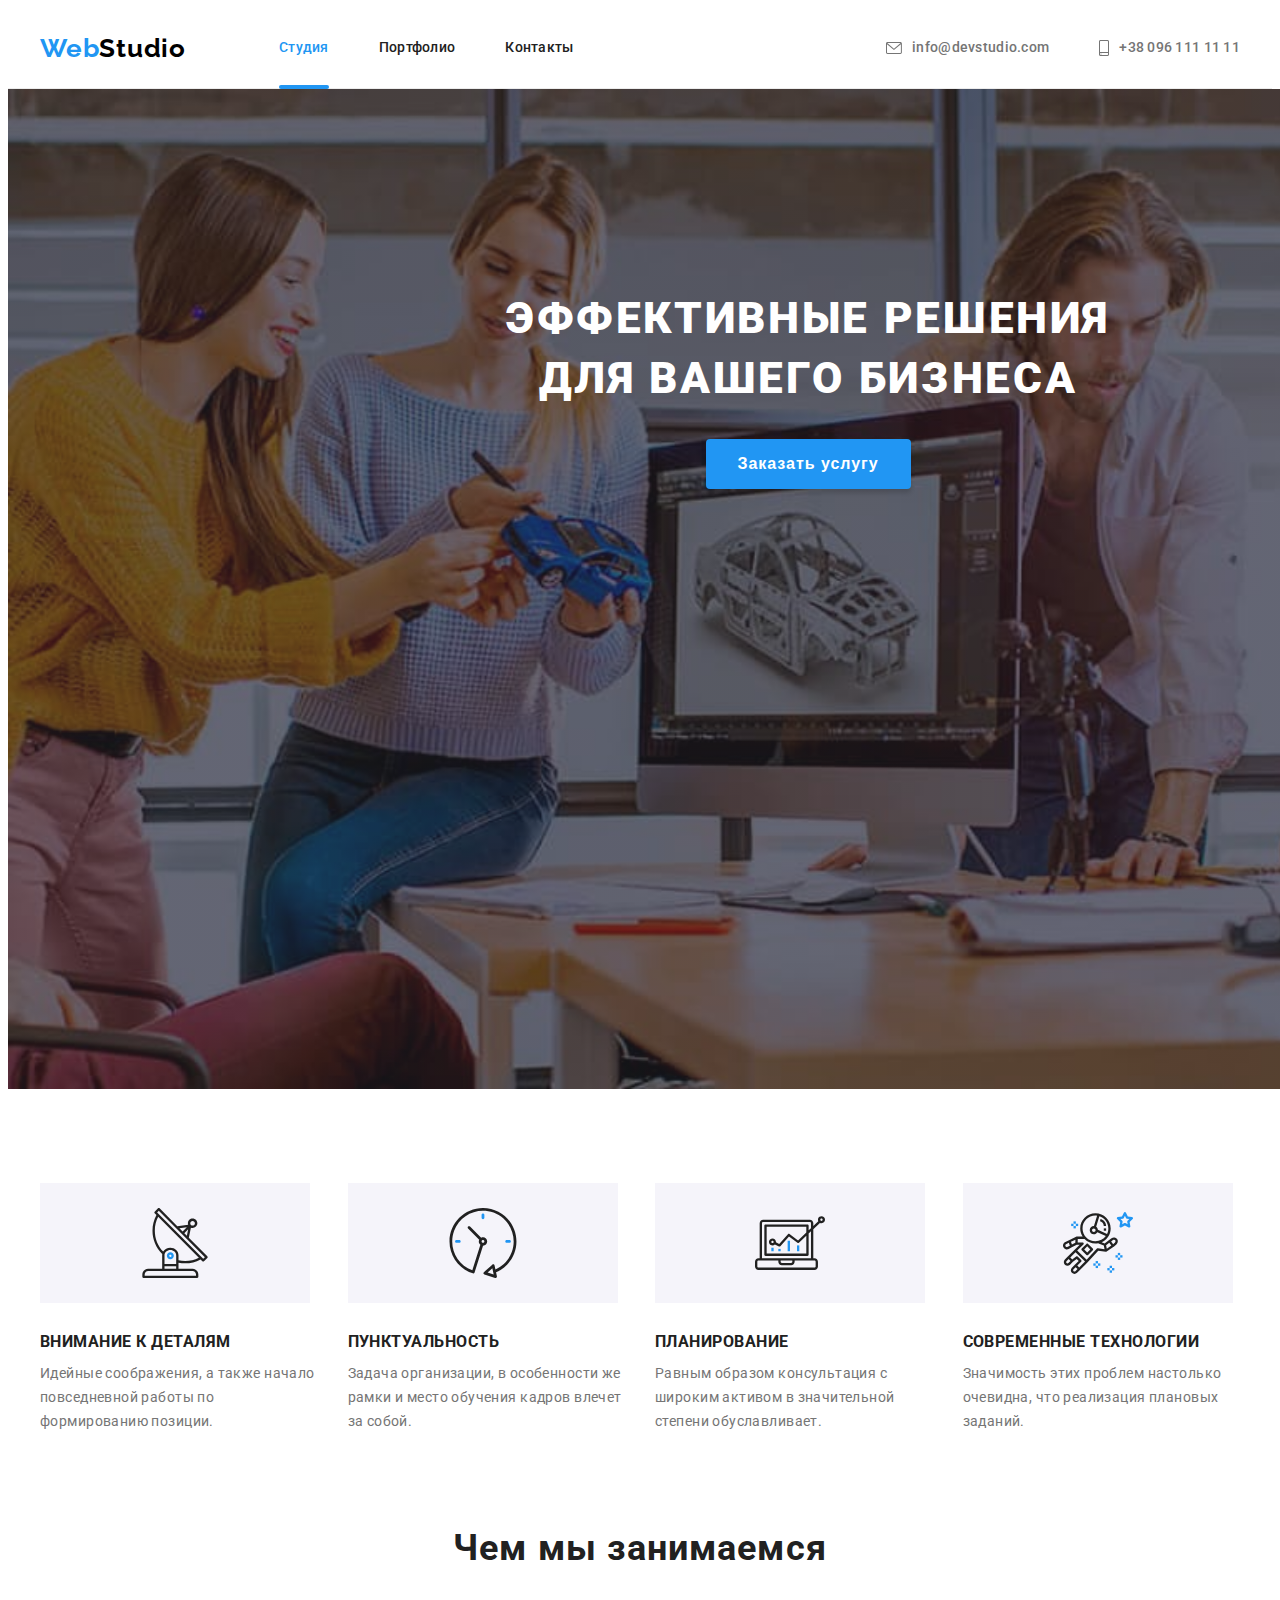
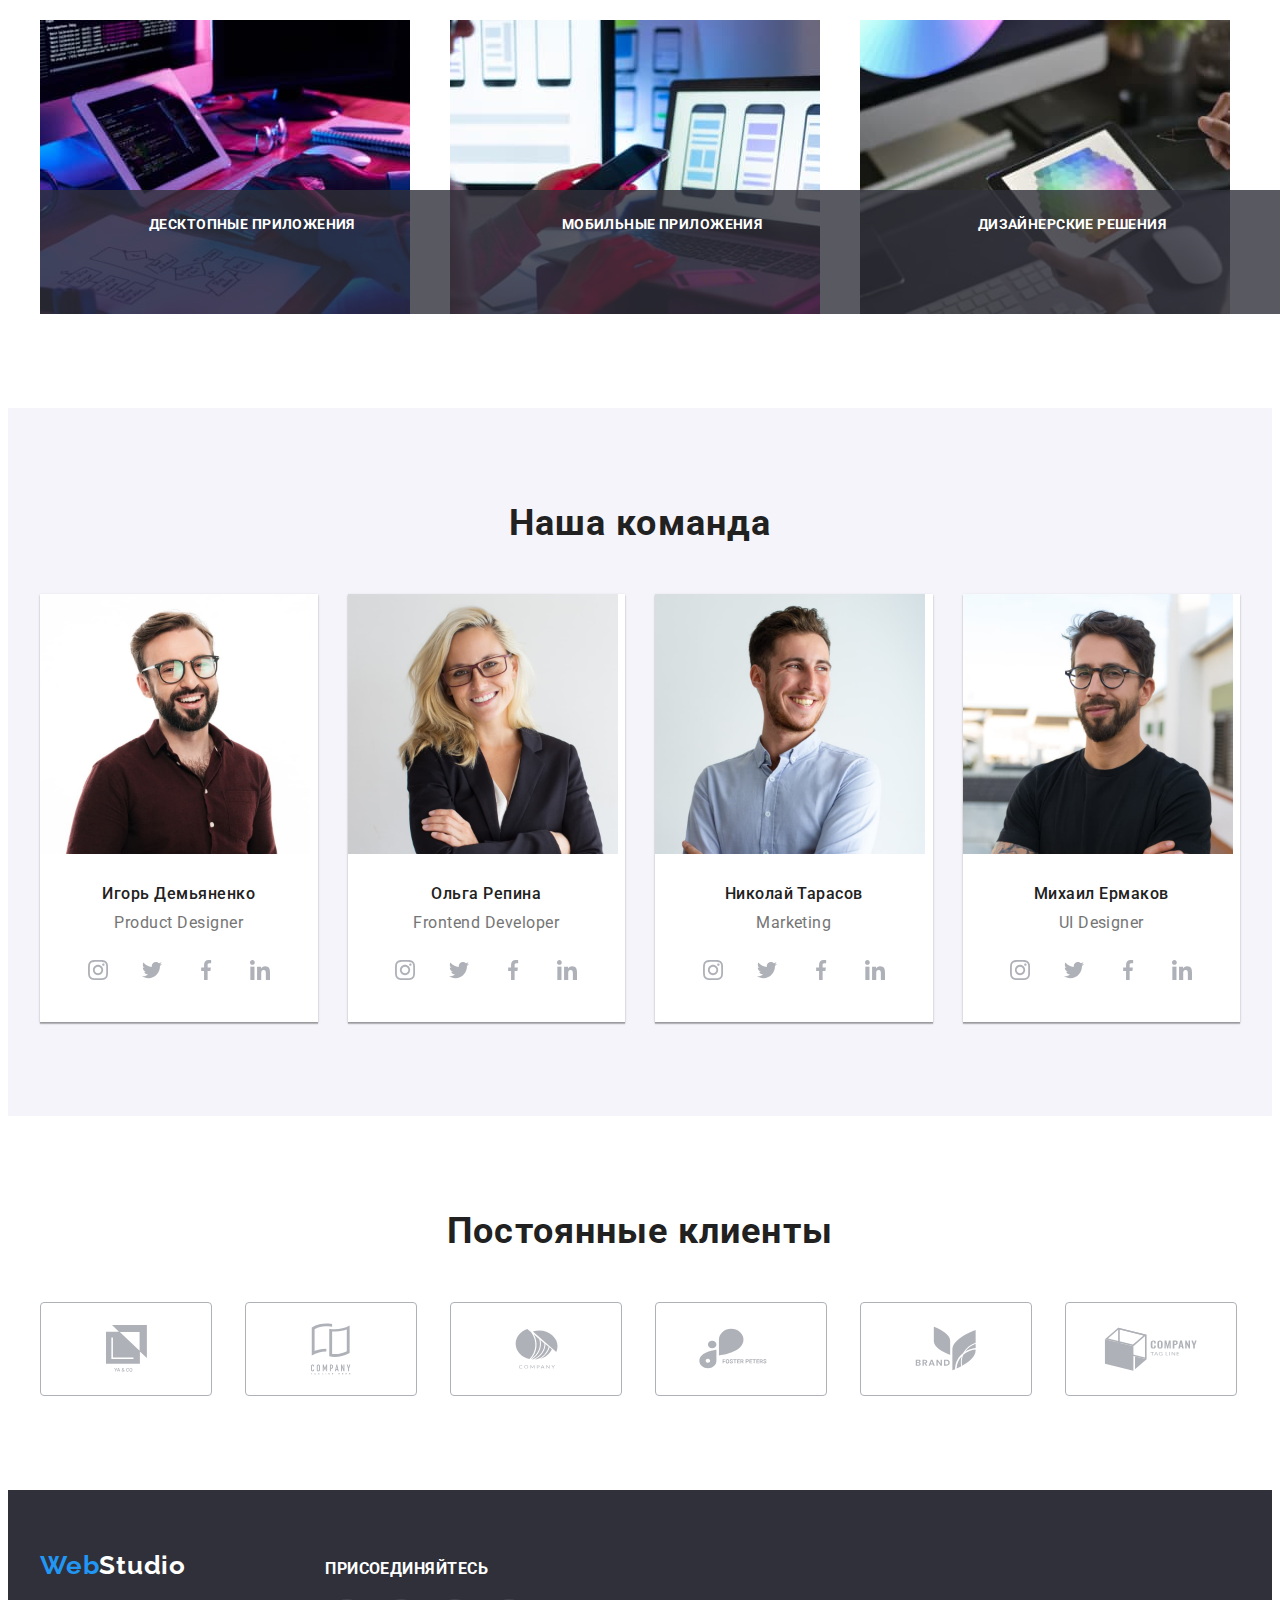
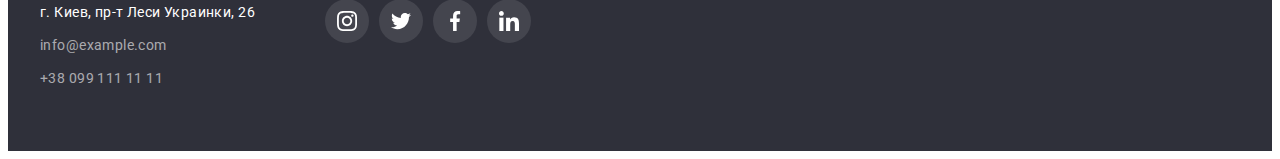
<file: index.html>
<!DOCTYPE html>
<html lang="en">

<head>
    <meta charset="UTF-8"/>
    <meta http-equiv="X-UA-Compatible" content="IE=edge"/>
    <meta name="viewport" content="width=device-width, initial-scale=1.0"/>
    <link rel="stylesheet" href="https://cdnjs.cloudflare.com/ajax/libs/modern-normalize/1.1.0/modern-normalize.min.css"
        integrity="sha512-wpPYUAdjBVSE4KJnH1VR1HeZfpl1ub8YT/NKx4PuQ5NmX2tKuGu6U/JRp5y+Y8XG2tV+wKQpNHVUX03MfMFn9Q=="
        crossorigin="anonymous" referrerpolicy="no-referrer"/>
    <link rel="preconnect" href="https://fonts.gstatic.com"/>
    <link
        href="https://fonts.googleapis.com/css2?family=Raleway:wght@700&family=Roboto:wght@400;500;700;900&display=swap"
        rel="stylesheet"/>
    <link rel="stylesheet" href="./css/styles.css"/>
    <title>WebStudio</title>
</head>

<body>
    <!--Header-->
    <header class="header">
        <div class="container header-container">
            <nav class="header-nav">
                <a class="link-logo link" href="./index.html">Web<span class="studio">Studio</span></a>
                <ul class="menu list">
                    <li class="menu-link-list">
                        <a class="menu-link link active-link" href="./index.html">Студия</a>
                    </li>
                    <li class="menu-link-list">
                        <a class="menu-link link" href="./portfolio.html">Портфолио</a>
                    </li>
                    <li class="menu-link-list">
                        <a class="menu-link link" href="">Контакты</a>
                    </li>
                </ul>
            </nav>
            <ul class="menu-link-contacts list">
                <li class="mail-button">
                    <a class="header-button link" href="mailto:info@devstudio.com"> 
                        <svg class="menu-icons" width="16px" height="12px">
                             <use href="./images/sprite.svg#icon-envelope"></use>
                        </svg>
                        info@devstudio.com                      
                    </a>
                </li>
                <li>
                    <a class="tel-link-header link" href="tel:+380961111111">
                        <svg class="menu-icons" width="10px" height="16px">
                            <use href="./images/sprite.svg#icon-smartphone"></use>
                        </svg>+38 096 111 11 11
                    </a>
                </li>
            </ul>
        </div>
    </header>
    <main>
        <!--Hero-->
        <section class="hero overlay">
            <div class="container">
                <h1 class="hero-title">Эффективные решения для вашего бизнеса</h1>
                <button class="modal-btn" type="button" data-modal-open>Заказать услугу</button>
            </div>
        </section>

        <!--Advantages-->
        <section class="section">
            <div class="container">
                <h2 class="advantages-title visually-hidden">Advantages</h2>

                <ul class="advantages-list list">

                    <li class="advantages-list-points">
                        <div class="advantages-cards">
                            <svg class="advantages-cards-icon">
                                <use href="./images/sprite.svg#icon-antenna"></use>
                            </svg>
                        </div>
                        <h3 class="advantages-title-points">Внимание к деталям</h3>
                        <p class="advantages-text">Идейные соображения, а также начало повседневной работы по формированию позиции.
                        </p>
                    </li>

                    
                    <li class="advantages-list-points">
                        <div class="advantages-cards">
                            <svg class="advantages-cards-icon">
                                <use href="./images/sprite.svg#icon-clock"></use>
                            </svg>
                        </div>
                        <h3 class="advantages-title-points">Пунктуальность</h3>
                        <p class="advantages-text">Задача организации, в особенности же рамки и место обучения кадров влечет за собой.
                        </p>
                    </li>

                    <li class="advantages-list-points">
                        <div class="advantages-cards">
                            <svg class="advantages-cards-icon">
                                <use href="./images/sprite.svg#icon-diagram"></use>
                            </svg>
                        </div>
                        <h3 class="advantages-title-points">Планирование</h3>
                        <p class="advantages-text">Равным образом консультация с широким активом в значительной степени обуславливает.
                        </p>
                    </li>

                    <li class="advantages-list-points">
                        <div class="advantages-cards">
                            <svg class="advantages-cards-icon">
                                <use href="./images/sprite.svg#icon-astronaut"></use>
                            </svg>
                        </div>
                        <h3 class="advantages-title-points">Современные технологии</h3>
                        <p class="advantages-text">Значимость этих проблем настолько очевидна, что реализация плановых заданий.
                        </p>
                    </li>
                </ul>
            </div>
        </section>

        <!--our job-->
        <section class="section our-job">
            <div class="container">
                <h2 class="our-job-list">Чем мы занимаемся</h2>
                <ul class="job-icons list">
                    <li class="job-images">
                        <div class="job-images-box">
                            <img src="./images/our-job/box-1.jpg" alt="Разработчик пишет код" width="370"
                            height="294"/>
                            <p class="job-images-overlay">десктопные приложения</p>
                        </div>
                    </li>
                    <li class="job-images">
                        <div class="job-images-box">
                            <img src="./images/our-job/box-2.jpg" alt="Разработчик создает мобильное приложение" width="370" height="294" />
                            <p class="job-images-overlay">мобильные приложения</p>
                        </div>
                    </li>
                    <li class="job-images">
                        <div class="job-images-box">
                            <img src="./images/our-job/box-3.jpg" alt="Разработчик работает с цветом" width="370" height="294" />
                             <p class="job-images-overlay">дизайнерские решения</p>
                        </div>
                    </li>
                </ul>
            </div>
        </section>

        <!-- Our team-->
        <section class="section our-team">
            <div class="container">
                <h2 class="our-team-list">Наша команда</h2>
                <ul class="our-team-blocks list">
                    <li class="our-team-persons-wrapper">
                        <img class="our-team-image" src="./images/our-team/igor-demjnenko.jpg"
                            alt="Игорь Демьяненко" width="270" height="260"/>
                        <div class="our-team-thumb">
                            <h3 class="our-team-name">Игорь Демьяненко</h3>
                            <p class="our-team-specialty">Product Designer</p>

                            <ul class="social-link-list list">
                                <li class="social-link-item">
                                    <a href="" class="social-link">
                                       <svg class="social-link-icon">
                                        <use href="./images/sprite.svg#icon-instagram"></use>
                                       </svg>
                                    </a>
                                </li>
                                <li class="social-link-item">
                                    <a href="" class="social-link">
                                       <svg class="social-link-icon">
                                        <use href="./images/sprite.svg#icon-twitter"></use>
                                       </svg>
                                    </a>
                                </li>
                                <li class="social-link-item">
                                    <a href="" class="social-link">
                                       <svg class="social-link-icon">
                                        <use href="./images/sprite.svg#icon-facebook"></use>
                                       </svg>
                                    </a>
                                </li>
                                <li class="social-link-item">
                                    <a href="" class="social-link">
                                        <svg class="social-link-icon">
                                            <use href="./images/sprite.svg#icon-linkedin"></use>
                                        </svg>
                                    </a>
                                </li>
                            </ul>
                        </div>
                    </li>

                    <li class="our-team-persons-wrapper">
                        <img class="our-team-image" src="./images/our-team/olga-repina.jpg"
                            alt="Ольга Репина" width="270" height="260"/>
                        <div class="our-team-thumb">
                            <h3 class="our-team-name">Ольга Репина</h3>
                            <p class="our-team-specialty">Frontend Developer</p>
                            <ul class="social-link-list list">
                                <li class="social-link-item">
                                    <a href="" class="social-link">
                                        <svg class="social-link-icon">
                                            <use href="./images/sprite.svg#icon-instagram"></use>
                                        </svg>
                                    </a>
                                </li>
                                <li class="social-link-item">
                                    <a href="" class="social-link">
                                        <svg class="social-link-icon">
                                            <use href="./images/sprite.svg#icon-twitter"></use>
                                        </svg>
                                    </a>
                                </li>
                                <li class="social-link-item">
                                    <a href="" class="social-link">
                                        <svg class="social-link-icon">
                                            <use href="./images/sprite.svg#icon-facebook"></use>
                                        </svg>
                                    </a>
                                </li>
                                <li class="social-link-item">
                                    <a href="" class="social-link">
                                        <svg class="social-link-icon">
                                            <use href="./images/sprite.svg#icon-linkedin"></use>
                                        </svg>
                                    </a>
                                </li>
                            </ul>
                        </div>
                    </li>

                    <li class="our-team-persons-wrapper">
                        <img class="our-team-image" src="./images/our-team/nikolai-tarasov.jpg"
                            alt="Николай Тарасов" width="270" height="260"/>
                        <div class="our-team-thumb">
                            <h3 class="our-team-name">Николай Тарасов</h3>
                            <p class="our-team-specialty">Marketing</p>
                            <ul class="social-link-list list">
                                <li class="social-link-item">
                                    <a href="" class="social-link">
                                        <svg class="social-link-icon">
                                            <use href="./images/sprite.svg#icon-instagram"></use>
                                        </svg>
                                    </a>
                                </li>
                                <li class="social-link-item">
                                    <a href="" class="social-link">
                                        <svg class="social-link-icon">
                                            <use href="./images/sprite.svg#icon-twitter"></use>
                                        </svg>
                                    </a>
                                </li>
                                <li class="social-link-item">
                                    <a href="" class="social-link">
                                        <svg class="social-link-icon">
                                            <use href="./images/sprite.svg#icon-facebook"></use>
                                        </svg>
                                    </a>
                                </li>
                                <li class="social-link-item">
                                    <a href="" class="social-link">
                                        <svg class="social-link-icon">
                                            <use href="./images/sprite.svg#icon-linkedin"></use>
                                        </svg>
                                    </a>
                                </li>
                            </ul>
                        </div>
                    </li>

                    <li class="our-team-persons-wrapper">
                        <img class="our-team-image" src="./images/our-team/mihail-ermakov.jpg"
                            alt="Михаил Ермаков" width="270" height="260"/>
                        <div class="our-team-thumb">
                            <h3 class="our-team-name">Михаил Ермаков</h3>
                            <p class="our-team-specialty">UI Designer</p>
                            <ul class="social-link-list list">
                                <li class="social-link-item">
                                    <a href="" class="social-link">
                                        <svg class="social-link-icon">
                                            <use href="./images/sprite.svg#icon-instagram"></use>
                                        </svg>
                                    </a>
                                </li>
                                <li class="social-link-item">
                                    <a href="" class="social-link">
                                        <svg class="social-link-icon">
                                            <use href="./images/sprite.svg#icon-twitter"></use>
                                        </svg>
                                    </a>
                                </li>
                                <li class="social-link-item">
                                    <a href="" class="social-link">
                                        <svg class="social-link-icon">
                                            <use href="./images/sprite.svg#icon-facebook"></use>
                                        </svg>
                                    </a>
                                </li>
                                <li class="social-link-item">
                                    <a href="" class="social-link">
                                        <svg class="social-link-icon">
                                            <use href="./images/sprite.svg#icon-linkedin"></use>
                                        </svg>
                                    </a>
                                </li>
                            </ul>
                        </div>
                    </li>
                </ul>
            </div>
        </section>
        <!--Our clients-->
        <section class="section container">
            <h2 class="our-team-list">Постоянные клиенты</h2>
            <ul class="clients-list list">
                <li class="clients-list-items">
                    <a href="" class="clients-links">
                        <svg class="clients-links-icons" width="41px" height="47px">
                            <use href="./images/sprite.svg#icon-ya"></use>
                        </svg>
                    </a>
                </li>
                <li class="clients-list-items">
                    <a href="" class="clients-links">
                        <svg class="clients-links-icons" width="40px" height="52px">
                            <use href="./images/sprite.svg#icon-company"></use>
                        </svg>
                    </a>
                </li>
                <li class="clients-list-items">
                    <a href="" class="clients-links">
                        <svg class="clients-links-icons" width="43px" height="41px">
                            <use href="./images/sprite.svg#icon-circle"></use>
                        </svg>
                    </a>
                </li>
                <li class="clients-list-items">
                    <a href="" class="clients-links">
                        <svg class="clients-links-icons" width="84px" height="41px">
                            <use href="./images/sprite.svg#icon-foster"></use>
                        </svg>
                    </a>
                </li>
                <li class="clients-list-items">
                    <a href="" class="clients-links">
                        <svg class="clients-links-icons" width="62px" height="45px">
                            <use href="./images/sprite.svg#icon-brand"></use>
                        </svg>
                    </a>
                </li>
                <li class="clients-list-items">
                    <a href="" class="clients-links">
                        <svg class="clients-links-icons" width="94px" height="44px">
                            <use href="./images/sprite.svg#icon-tagline"></use>
                        </svg>
                    </a>
                </li>
            </ul>

        </section>
    </main>
    <!--Footer-->
    <footer class="footer">
        <div class="container position">
            <div class="footer-contacts">
            <a class="link-logo link" href="./">Web<span class="studio-footer">Studio</span></a>
            <address class="adress-title">
                <ul class="adress-list list">
                    <li class="adress-list-link">
                        <a class="adress-link link" href="https://goo.gl/maps/qC3HTHTLp7hDpbV6A" target="_blank"
                            rel="noopener noreferrer">г. Киев, пр-т Леси Украинки, 26</a>
                    </li>
                    <li class="adress-list-link">
                        <a class="adress-link mail link" href="mailto:info@example.com">info@example.com</a>
                    </li>
                    <li class="adress-list-link">
                        <a class="adress-link tel link" href="tel:+380991111111">+38 099 111 11 11</a>
                    </li>
                </ul>
            </address>
            </div>
            <div>
            <h3 class="join">присоединяйтесь</h3>
            <ul class="social-link-list list">
                <li class="social-link-item">
                    <a href="" class="social-link">
                        <svg class="social-link-icon f-link-color">
                            <use href="./images/sprite.svg#icon-instagram"></use>
                        </svg>
                    </a>
                </li>
                <li class="social-link-item">
                    <a href="" class="social-link">
                        <svg class="social-link-icon f-link-color">
                            <use href="./images/sprite.svg#icon-twitter"></use>
                        </svg>
                    </a>
                </li>
                <li class="social-link-item">
                    <a href="" class="social-link">
                        <svg class="social-link-icon f-link-color">
                            <use href="./images/sprite.svg#icon-facebook"></use>
                        </svg>
                    </a>
                </li>
                <li class="social-link-item">
                    <a href="" class="social-link">
                        <svg class="social-link-icon f-link-color">
                            <use href="./images/sprite.svg#icon-linkedin"></use>
                        </svg>
                    </a>
                </li>
            </ul>
            </div>
        </div>

    </footer>

    <div class="backdrop is-hidden" data-modal>
        <div class="modal">
            <button type="button" class="close-btn" data-modal-close>
                <svg class="close-vector">
                    <use href="./images/sprite.svg#icon-Vector"></use>
                </svg>
            </button>
        </div>
    </div>

    <script src="./js/modal.js"></script>
</body>

</html>
</file>
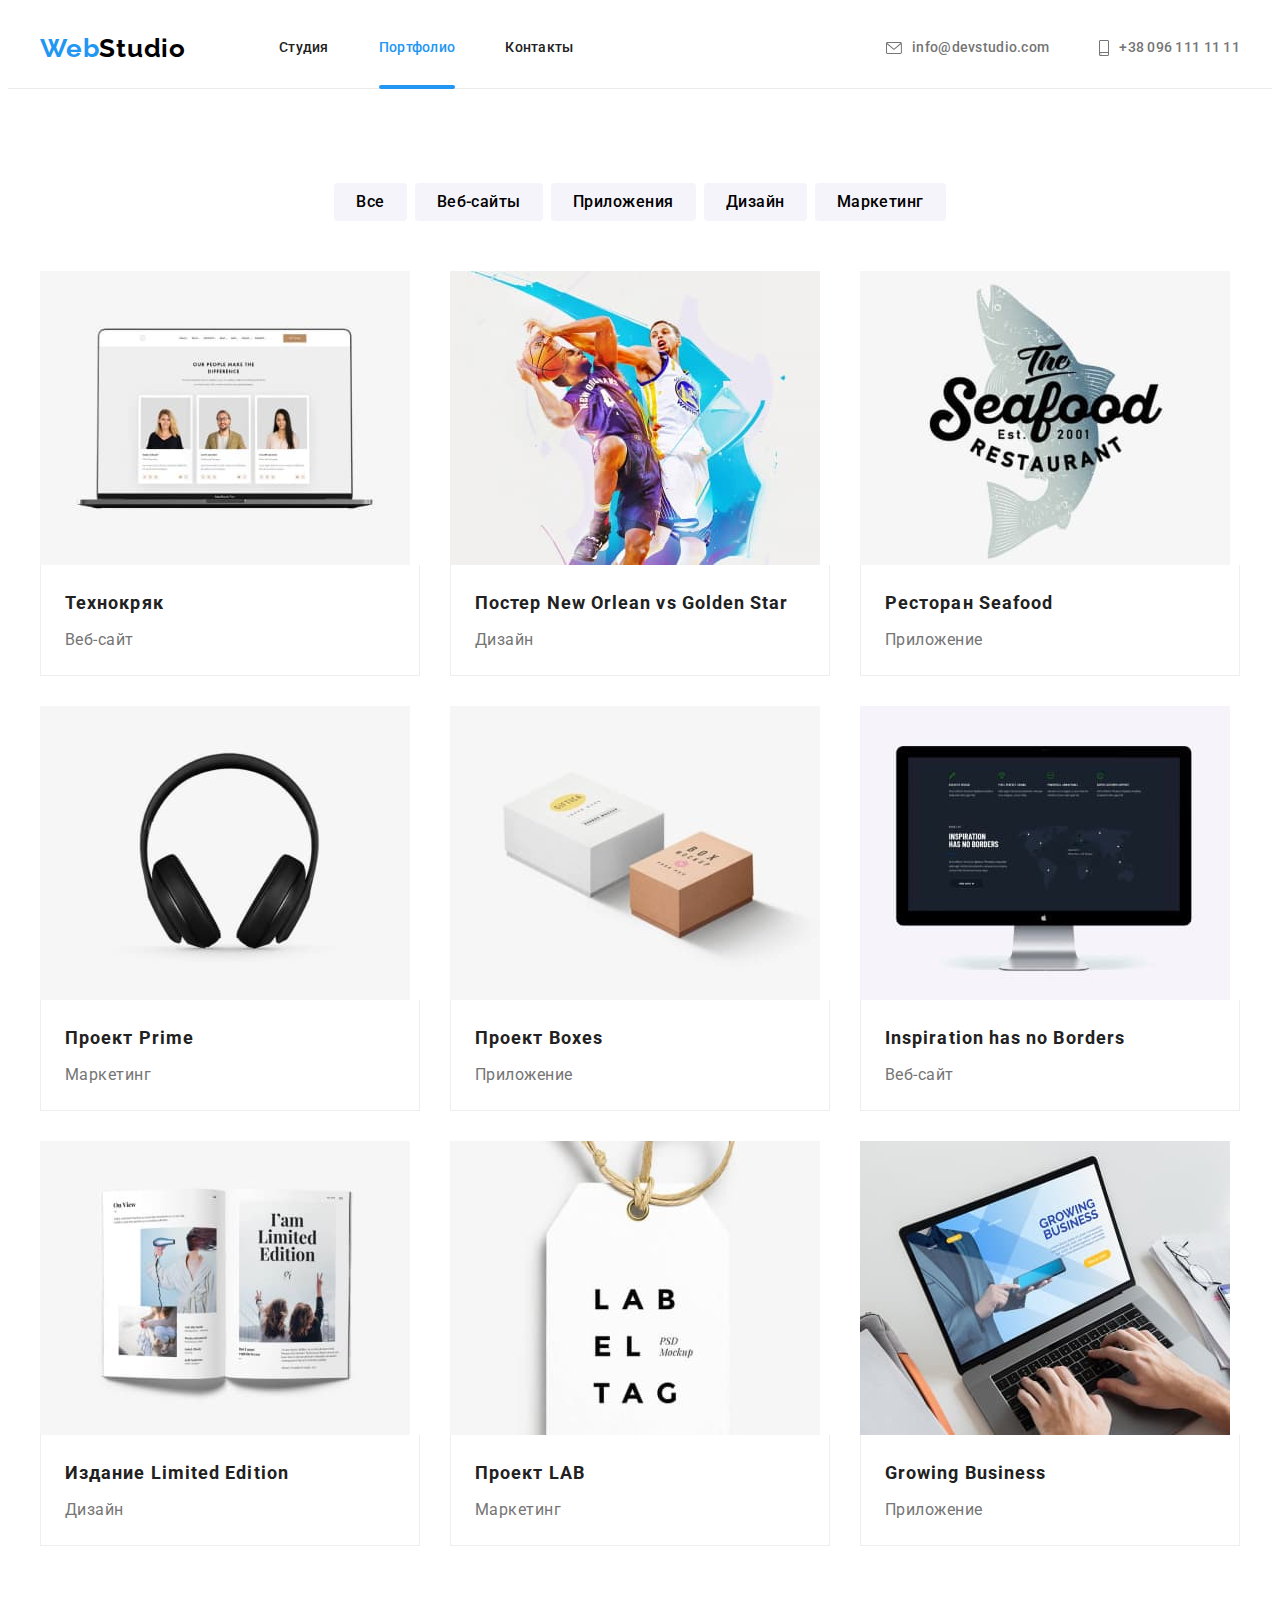
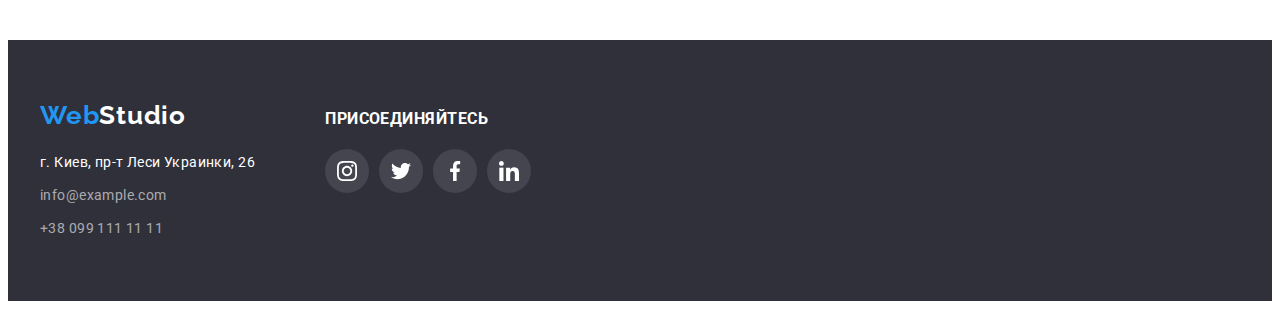
<file: portfolio.html>
<!DOCTYPE html>
<html lang="en">

<head>
    <meta charset="UTF-8" />
    <meta http-equiv="X-UA-Compatible" content="IE=edge" />
    <meta name="viewport" content="width=device-width, initial-scale=1.0" />
    <link rel="stylesheet" href="https://cdnjs.cloudflare.com/ajax/libs/modern-normalize/1.1.0/modern-normalize.min.css"
        integrity="sha512-wpPYUAdjBVSE4KJnH1VR1HeZfpl1ub8YT/NKx4PuQ5NmX2tKuGu6U/JRp5y+Y8XG2tV+wKQpNHVUX03MfMFn9Q=="
        crossorigin="anonymous" referrerpolicy="no-referrer" />
    <link rel="preconnect" href="https://fonts.gstatic.com" />
    <link
        href="https://fonts.googleapis.com/css2?family=Raleway:wght@700&family=Roboto:wght@400;500;700;900&display=swap"
        rel="stylesheet" />
    <link rel="stylesheet" href="./css/styles.css" />
    <title>Portfolio</title>
</head>

<body>
    <!--Header-->
    <header class="header">
        <div class="container header-container">
            <nav class="header-nav">
                <a class="link-logo link" href="./index.html">Web<span class="studio">Studio</span></a>
                <ul class="menu list">
                    <li class="menu-link-list">
                        <a class="menu-link link" href="./index.html">Студия</a>
                    </li>
                    <li class="menu-link-list">
                        <a class="menu-link link active-link" href="./portfolio.html">Портфолио</a>
                    </li>
                    <li class="menu-link-list">
                        <a class="menu-link link" href="">Контакты</a>
                    </li>
                </ul>
            </nav>
            <ul class="menu-link-contacts list">
                <li class="mail-button">
                    <a class="header-button link" href="mailto:info@devstudio.com">
                        <svg class="menu-icons" width="16px" height="12px">
                            <use href="./images/sprite.svg#icon-envelope"></use>
                        </svg>
                        info@devstudio.com
                    </a>
                </li>
                <li>
                    <a class="tel-link-header link" href="tel:+380961111111">
                        <svg class="menu-icons" width="10px" height="16px">
                            <use href="./images/sprite.svg#icon-smartphone"></use>
                        </svg>+38 096 111 11 11
                    </a>
                </li>
            </ul>
        </div>
    </header>
    <main>
        <!--Hero-->
        <section class="section">
            <div class="container">
                <h2 class="visually-hidden">Вкладки</h2>

                <ul class="wigets list">
                    <li class="widgets-item">
                        <button type="button" class="wigets-link active-wiget">Все</button>
                    </li>
                    <li class="widgets-item">
                        <button type="button" class="wigets-link">Веб-сайты</button>
                    </li>
                    <li class="widgets-item">
                        <button type="button" class="wigets-link">Приложения</button>
                    </li>
                    <li class="widgets-item">
                        <button type="button" class="wigets-link">Дизайн</button>
                    </li>
                    <li class="widgets-item">
                        <button type="button" class="wigets-link">Маркетинг</button>
                    </li>
                </ul>

                <ul class="projects list">
                    <li class="projects-blocks">
                        <a class="projects-links link" href="">
                                <div class="portfolio-overlay-wrapper">
                                    <img src="./images/projects/technocrjk.jpg" alt="открытый ноутбук" width="370" height="294" />
                                    <p class="portfolio-overlay">Lorem ipsum dolor sit amet, consectetur adipiscing elit, sed do eiusmod tempor incididunt ut labore et dolore magna
                                       aliqua. Ut enim ad minim veniam, quis nostrud exercitation ullamco laboris nisi ut aliquip ex ea commodo consequat. Duis
                                       aute irure dolor in reprehenderit in voluptate velit esse cillum dolore eu fugiat nulla pariatur. Excepteur sint
                                       occaecat cupidatat non proident, sunt in culpa qui officia deserunt mollit anim id est laborum.
                                    </p>
                                </div>
                            <div class="card-content">
                                <h3 class="projects-list">Технокряк</h3>
                                <p class="projects-title">Веб-сайт</p>
                            </div>
                        </a>
                    </li>

                    <li class="projects-blocks">
                        <a class="projects-links link" href="">
                                <div class="portfolio-overlay-wrapper">
                                    <img src="./images/projects/new-orlean-vs-golden-star.jpg" alt="игра в баскетбол" width="370" height="294" />
                                    <p class="portfolio-overlay">Lorem ipsum dolor sit amet, consectetur adipiscing elit, sed
                                        do eiusmod tempor incididunt ut labore et dolore magna
                                        aliqua. Ut enim ad minim veniam, quis nostrud exercitation ullamco laboris nisi ut aliquip ex ea commodo
                                        consequat. Duis
                                        aute irure dolor in reprehenderit in voluptate velit esse cillum dolore eu fugiat nulla pariatur. Excepteur sint
                                        occaecat cupidatat non proident, sunt in culpa qui officia deserunt mollit anim id est laborum.
                                    </p>
                                </div>
                            <div class="card-content">
                                <h3 class="projects-list">Постер New Orlean vs Golden Star</h3>
                                <p class="projects-title">Дизайн</p>
                            </div>
                        </a>
                    </li>

                    <li class="projects-blocks">
                        <a class="projects-links link" href="">
                                <div class="portfolio-overlay-wrapper">
                                    <img src="./images/projects/seafood.jpg" alt="логотип ресторана" width="370" height="294" />
                                    <p class="portfolio-overlay">Lorem ipsum dolor sit amet, consectetur adipiscing elit, sed
                                        do eiusmod tempor incididunt ut labore et dolore magna
                                        aliqua. Ut enim ad minim veniam, quis nostrud exercitation ullamco laboris nisi ut aliquip ex ea commodo
                                        consequat. Duis
                                        aute irure dolor in reprehenderit in voluptate velit esse cillum dolore eu fugiat nulla pariatur. Excepteur sint
                                        occaecat cupidatat non proident, sunt in culpa qui officia deserunt mollit anim id est laborum.
                                    </p>
                                </div>
                            <div class="card-content">
                                <h3 class="projects-list">Ресторан Seafood</h3>
                                <p class="projects-title">Приложение</p>
                            </div>
                        </a>
                    </li>

                    <li class="projects-blocks">
                        <a class="projects-links link" href="">
                                <div class="portfolio-overlay-wrapper">
                                    <img src="./images/projects/prime.jpg" alt="наушники" width="370" height="294" />
                                    <p class="portfolio-overlay">Lorem ipsum dolor sit amet, consectetur adipiscing elit, sed
                                        do eiusmod tempor incididunt ut labore et dolore magna
                                        aliqua. Ut enim ad minim veniam, quis nostrud exercitation ullamco laboris nisi ut aliquip ex ea commodo
                                        consequat. Duis
                                        aute irure dolor in reprehenderit in voluptate velit esse cillum dolore eu fugiat nulla pariatur. Excepteur sint
                                        occaecat cupidatat non proident, sunt in culpa qui officia deserunt mollit anim id est laborum.
                                    </p>
                                </div>
                            <div class="card-content">
                                <h3 class="projects-list">Проект Prime</h3>
                                <p class="projects-title">Маркетинг</p>
                            </div>
                        </a>
                    </li>

                    <li class="projects-blocks">
                        <a class="projects-links link" href="">
                                <div class="portfolio-overlay-wrapper">
                                    <img src="./images/projects/boxes.jpg" alt="несколько коробок" width="370" height="294" />
                                    <p class="portfolio-overlay">Lorem ipsum dolor sit amet, consectetur adipiscing elit, sed
                                        do eiusmod tempor incididunt ut labore et dolore magna
                                        aliqua. Ut enim ad minim veniam, quis nostrud exercitation ullamco laboris nisi ut aliquip ex ea commodo
                                        consequat. Duis
                                        aute irure dolor in reprehenderit in voluptate velit esse cillum dolore eu fugiat nulla pariatur. Excepteur sint
                                        occaecat cupidatat non proident, sunt in culpa qui officia deserunt mollit anim id est laborum.
                                    </p>
                                </div>
                            <div class="card-content">
                                <h3 class="projects-list">Проект Boxes</h3>
                                <p class="projects-title">Приложение</p>
                            </div>
                        </a>
                    </li>

                    <li class="projects-blocks">
                        <a class="projects-links link" href="">
                                <div class="portfolio-overlay-wrapper">
                                    <img src="./images/projects/inspiration-has-no-borders.jpg" alt="монитор apple" width="370" height="294" />
                                    <p class="portfolio-overlay">Lorem ipsum dolor sit amet, consectetur adipiscing elit, sed
                                        do eiusmod tempor incididunt ut labore et dolore magna
                                        aliqua. Ut enim ad minim veniam, quis nostrud exercitation ullamco laboris nisi ut aliquip ex ea commodo
                                        consequat. Duis
                                        aute irure dolor in reprehenderit in voluptate velit esse cillum dolore eu fugiat nulla pariatur. Excepteur sint
                                        occaecat cupidatat non proident, sunt in culpa qui officia deserunt mollit anim id est laborum.
                                    </p>
                                </div>
                            <div class="card-content">
                                <h3 class="projects-list">Inspiration has no Borders</h3>
                                <p class="projects-title">Веб-сайт</p>
                            </div>
                        </a>
                    </li>

                    <li class="projects-blocks">
                        <a class="projects-links link" href="">
                                <div class="portfolio-overlay-wrapper">
                                    <img src="./images/projects/limited-edition.jpg" alt="развернутый журнал" width="370" height="294" />
                                    <p class="portfolio-overlay">Lorem ipsum dolor sit amet, consectetur adipiscing elit, sed
                                        do eiusmod tempor incididunt ut labore et dolore magna
                                        aliqua. Ut enim ad minim veniam, quis nostrud exercitation ullamco laboris nisi ut aliquip ex ea commodo
                                        consequat. Duis
                                        aute irure dolor in reprehenderit in voluptate velit esse cillum dolore eu fugiat nulla pariatur. Excepteur sint
                                        occaecat cupidatat non proident, sunt in culpa qui officia deserunt mollit anim id est laborum.
                                    </p>
                                </div>
                            <div class="card-content">
                                <h3 class="projects-list">Издание Limited Edition</h3>
                                <p class="projects-title">Дизайн</p>
                            </div>
                        </a>
                    </li>

                    <li class="projects-blocks">
                        <a class="projects-links link" href="">
                                <div class="portfolio-overlay-wrapper">
                                    <img src="./images/projects/lab.jpg" alt="табличка с названием проекта" width="370" height="294" />
                                    <p class="portfolio-overlay">Lorem ipsum dolor sit amet, consectetur adipiscing elit, sed
                                        do eiusmod tempor incididunt ut labore et dolore magna
                                        aliqua. Ut enim ad minim veniam, quis nostrud exercitation ullamco laboris nisi ut aliquip ex ea commodo
                                        consequat. Duis
                                        aute irure dolor in reprehenderit in voluptate velit esse cillum dolore eu fugiat nulla pariatur. Excepteur sint
                                        occaecat cupidatat non proident, sunt in culpa qui officia deserunt mollit anim id est laborum.
                                    </p>
                                </div>
                            <div class="card-content">
                                <h3 class="projects-list">Проект LAB</h3>
                                <p class="projects-title">Маркетинг</p>
                            </div>
                        </a>
                    </li>

                    <li class="projects-blocks">
                        <a class="projects-links link" href="">
                                <div class="portfolio-overlay-wrapper">
                                    <img src="./images/projects/growing-business.jpg" alt="человек работает за ноутбуком" width="370" height="294" />
                                    <p class="portfolio-overlay">Lorem ipsum dolor sit amet, consectetur adipiscing elit, sed
                                        do eiusmod tempor incididunt ut labore et dolore magna
                                        aliqua. Ut enim ad minim veniam, quis nostrud exercitation ullamco laboris nisi ut aliquip ex ea commodo
                                        consequat. Duis
                                        aute irure dolor in reprehenderit in voluptate velit esse cillum dolore eu fugiat nulla pariatur. Excepteur sint
                                        occaecat cupidatat non proident, sunt in culpa qui officia deserunt mollit anim id est laborum.
                                    </p>
                                </div>
                            <div class="card-content">
                                <h3 class="projects-list">Growing Business</h3>
                                <p class="projects-title">Приложение</p>
                            </div>
                        </a>
                    </li>
                </ul>
            </div>
        </section>
    </main>
    <!--Footer-->
    <footer class="footer">
        <div class="container position">
            <div class="footer-contacts">
                <a class="link-logo link" href="./">Web<span class="studio-footer">Studio</span></a>
                <address class="adress-title">
                    <ul class="adress-list list">
                        <li class="adress-list-link">
                            <a class="adress-link link" href="https://goo.gl/maps/qC3HTHTLp7hDpbV6A" target="_blank"
                                rel="noopener noreferrer">г. Киев, пр-т Леси Украинки, 26</a>
                        </li>
                        <li class="adress-list-link">
                            <a class="adress-link mail link" href="mailto:info@example.com">info@example.com</a>
                        </li>
                        <li class="adress-list-link">
                            <a class="adress-link tel link" href="tel:+380991111111">+38 099 111 11 11</a>
                        </li>
                    </ul>
                </address>
            </div>
            <div>
                <h3 class="join">присоединяйтесь</h3>
                <ul class="social-link-list list">
                    <li class="social-link-item">
                        <a href="" class="social-link">
                            <svg class="social-link-icon f-link-color">
                                <use href="./images/sprite.svg#icon-instagram"></use>
                            </svg>
                        </a>
                    </li>
                    <li class="social-link-item">
                        <a href="" class="social-link">
                            <svg class="social-link-icon f-link-color">
                                <use href="./images/sprite.svg#icon-twitter"></use>
                            </svg>
                        </a>
                    </li>
                    <li class="social-link-item">
                        <a href="" class="social-link">
                            <svg class="social-link-icon f-link-color">
                                <use href="./images/sprite.svg#icon-facebook"></use>
                            </svg>
                        </a>
                    </li>
                    <li class="social-link-item">
                        <a href="" class="social-link">
                            <svg class="social-link-icon f-link-color">
                                <use href="./images/sprite.svg#icon-linkedin"></use>
                            </svg>
                        </a>
                    </li>
                </ul>
            </div>
        </div>
    
    </footer>
</body>

</html>
</file>
<file: css/styles.css>
/*=============WebStudio=============*/
:root {
  --secondary-font: 'Raleway', sans-serif;
  --accent-color: #2196f3;
  --primary-color: #212121;
  --secondary-text-color: #757575;
  --title-text-color: #ffffff;
  --background-color: #2f303a;
  --widgets-link-background-color: #f5f4fa;
  --logo-studio: #000000;
  --mail-color: rgba(255, 255, 255, 0.6);
  --line: #ececec;
  --border-card-content: #eeeeee;
  --shadow-one: rgba(0, 0, 0, 0.12);
  --shadow-two: rgba(0, 0, 0, 0.14);
  --shadow-three: rgba(0, 0, 0, 0.2);
  --shadow-hero-button: rgba(0, 0, 0, 0.15);
  --hero-bg: #c4c4c4;
  --margin: 30px;
  --social-links: #afb1b8;
  --social-links-bg-f: rgba(255, 255, 255, 0.1);
  --box-shadow: 0px 1px 3px rgba(0, 0, 0, 0.12), 0px 1px 1px rgba(0, 0, 0, 0.14),
    0px 2px 1px rgba(0, 0, 0, 0.2);
  --box-shadow-pr: 0px 1px 1px rgba(0, 0, 0, 0.12), 0px 4px 4px rgba(0, 0, 0, 0.06),
    1px 4px 6px rgba(0, 0, 0, 0.16);
  --portfolio-wigets-shadow: 0px 3px 1px rgba(0, 0, 0, 0.1), 0px 1px 2px rgba(0, 0, 0, 0.08),
    0px 2px 2px rgba(0, 0, 0, 0.12);
  --gradient-hero: rgba(47, 48, 58, 0.4), rgba(47, 48, 58, 0.4);
  --modal-button-border: rgba(0, 0, 0, 0.1);
  --portfolio-overlay-bg-color: rgba(33, 150, 243, 0.9);
  --job-img-overlay-bg-color: rgba(47, 48, 58, 0.8);
  --cubic: cubic-bezier(0.4, 0, 0.2, 1);
  --hero-button-hover-color: #188ce8;
}

body {
  font-family: 'Roboto', sans-serif;
  font-style: normal;
  font-weight: 400;
  font-size: 14px;
  color: var(--primary-color);
}

h1,
h2,
h3,
h4,
h5,
h6,
p {
  margin-top: 0;
  margin-bottom: 0;
}

ul,
ol {
  margin-top: 0;
  margin-bottom: 0;
  padding-left: 0;
}

img {
  display: block;
  max-width: 100%;
}

/*======= Components ========*/

.container {
  width: 1200px;
  margin-left: auto;
  margin-right: auto;
  padding-left: 15px;
  padding-right: 15px;
}

.section {
  padding-top: 94px;
  padding-bottom: 94px;
}

.list {
  list-style: none;
}

.link {
  text-decoration: none;
  color: inherit;
}

/*======= End of Components ========*/

/*=============Header=============*/

.header {
  background-color: var(--title-text-color);
  border-bottom: 1px solid var(--line);
}

.header-container {
  display: flex;
  align-items: center;
}

.header-nav {
  display: flex;
  align-items: center;
}

.menu {
  display: flex;
  align-items: center;
}

.menu-link-contacts {
  display: flex;
  align-items: center;
  margin-left: auto;
}

.mail-button {
  margin-right: 50px;
}

.link-logo {
  font-family: inherit;
  font-style: inherit;
  font-weight: 700;
  font-family: var(--secondary-font);
  font-size: 26px;
  line-height: 1.19;

  letter-spacing: 0.03em;

  color: var(--accent-color);
}

.header-nav .link-logo {
  margin-right: 93px;
}

.menu-link-list:not(:last-child) {
  margin-right: 50px;
}

.studio {
  color: var(--logo-studio);
}

.studio-footer {
  font-family: var(--secondary-font);
  font-weight: 700;
  font-size: 26px;
  line-height: 1.19;

  letter-spacing: 0.03em;
  color: var(--title-text-color);
}

.menu-link,
.header-button,
.tel-link-header {
  display: inline-block;
  padding-top: 32px;
  padding-bottom: 32px;
  font-weight: 500;
  line-height: 1.14;
  letter-spacing: 0.02em;
  transition: color 250ms var(--cubic);
  outline: none;
}

.menu-link:visited {
  color: var(--primary-color);
}

.menu-link:hover,
.menu-link:focus {
  color: var(--accent-color);
}

.menu-link.active-link {
  color: var(--accent-color);
}

.menu-link {
  position: relative;
}

.active-link::after {
  content: '';

  position: absolute;
  left: 0;
  bottom: -1.5px;

  display: block;
  width: 100%;
  height: 4px;
  border-radius: 2px;
  background-color: var(--accent-color);
}

.menu-icons {
  margin-right: 10px;
}

.header-button {
  display: flex;
  align-items: center;
}

.tel-link-header {
  display: flex;
  align-items: center;
}

.header-button,
.tel-link-header {
  color: var(--secondary-text-color);
}

.menu-icons {
  fill: var(--secondary-text-color);
  transition: fill 250ms var(--cubic);
}

.header-button:hover,
.header-button:focus {
  color: var(--accent-color);
}

.header-button:hover .menu-icons,
.header-button:focus .menu-icons {
  fill: var(--accent-color);
}

.tel-link-header:hover,
.tel-link-header:focus {
  color: var(--accent-color);
}

.tel-link-header:hover .menu-icons,
.tel-link-header:focus .menu-icons {
  fill: var(--accent-color);
}

/*=============End Header=============*/

/*=============Hero=============*/
.hero {
  background-color: var(--hero-bg);
  text-align: center;
  padding-top: 200px;
  padding-bottom: 200px;
}

.overlay {
  height: 600px;
  width: 1600px;
  margin-left: auto;
  margin-right: auto;

  background-image: linear-gradient(var(--gradient-hero)), url('../images/hero/Img.jpg');

  background-size: cover;
  background-position: center;
  background-repeat: no-repeat;
}

.hero .container {
  width: 696px;
}

.hero-title {
  font-weight: 900;
  font-size: 44px;
  line-height: 1.36;

  letter-spacing: 0.06em;
  text-transform: uppercase;
  margin-bottom: 30px;
  color: var(--title-text-color);
}

.modal-btn {
  font-weight: 700;
  font-size: 16px;
  line-height: 1.88;

  display: inline-block;
  align-items: center;
  text-align: center;
  letter-spacing: 0.06em;

  cursor: pointer;
  color: var(--title-text-color);
  background-color: var(--accent-color);
  box-shadow: 0px 4px 4px var(--shadow-hero-button);
  border-radius: 4px;
  padding-left: 32px;
  padding-right: 32px;
  padding-top: 10px;
  padding-bottom: 10px;
  border: none;
  outline: none;

  transition: background-color 1000ms var(--cubic), box-shadow 250ms var(--cubic);
}

.modal-btn:hover,
.modal-btn:focus {
  background-color: var(--hero-button-hover-color);
  box-shadow: var(--shadow-hero-button);
}

/*=============End Hero=============*/

/*=============Advantages=============*/
.visually-hidden {
  position: absolute;
  width: 1px;
  height: 1px;
  margin: -1px;
  padding: 0;
  overflow: hidden;
  border: 0;
  clip: rect(0 0 0 0);
}

.advantages-list {
  display: flex;
  flex-wrap: wrap;
  margin-top: calc(-1 * var(--margin));
  margin-left: calc(-1 * var(--margin));
}

.advantages-list-points {
  /* width: 270px; */
  flex-basis: calc((100% - 4 * var(--margin)) / 4);
  margin-top: var(--margin);
  margin-left: var(--margin);
}

.advantages-title-points {
  font-weight: 700;
  line-height: 1.14;
  letter-spacing: 0.03em;
  text-transform: uppercase;
  margin-bottom: 10px;
}

.advantages-cards {
  display: flex;
  justify-content: center;
  align-items: center;
  width: 270px;
  height: 120px;
  background-color: var(--widgets-link-background-color);
  margin-bottom: var(--margin);
}

.advantages-cards-icon {
  width: 70px;
  height: 70px;
}

.advantages-text {
  line-height: 1.71;
  /* or 171% */

  letter-spacing: 0.03em;

  color: var(--secondary-text-color);
}

/*============= End Advantages=============*/

/*=============Our job=============*/

.our-job {
  padding-top: 0;
}

.our-job-list,
.our-team-list {
  font-weight: 700;
  font-size: 36px;
  line-height: 1.17;
  text-align: center;
  letter-spacing: 0.03em;
}

.our-job-list {
  margin-bottom: 50px;
}

.job-icons {
  display: flex;
  flex-wrap: wrap;
  margin-top: calc(-1 * var(--margin));
  margin-left: calc(-1 * var(--margin));
}

.job-images {
  flex-basis: calc((100% - 3 * var(--margin)) / 3);
  margin-top: var(--margin);
  margin-left: var(--margin);
}

.job-images-box {
  position: relative;
}

.job-images-overlay {
  position: absolute;
  bottom: 0;
  left: 0;
  width: 370px;
  height: 70px;
  padding: 27px;
  font-weight: 700;
  line-height: 1.14;
  text-align: center;
  letter-spacing: 0.03em;
  text-transform: uppercase;
  color: var(--title-text-color);
  background-color: var(--job-img-overlay-bg-color);
}

/*============= End Our job=============*/

/*=============Our team=============*/
.our-team {
  background-color: var(--widgets-link-background-color);
}

.our-team-name,
.our-team-specialty {
  font-weight: 500;
  font-size: 16px;
  line-height: 1.19;
  /* identical to box height */

  text-align: center;
  letter-spacing: 0.03em;
  margin-bottom: 10px;
}

.our-team-specialty {
  font-weight: 400;
  letter-spacing: 0.03em;
  margin-bottom: 16px;
  color: var(--secondary-text-color);
}

.our-team-list {
  margin-bottom: 50px;
}

.our-team-blocks {
  display: flex;
  flex-wrap: wrap;
  margin-top: calc(-1 * var(--margin));
  margin-left: calc(-1 * var(--margin));
}

.our-team-persons-wrapper {
  flex-basis: calc(100% / 4 - 30px);
  margin-top: var(--margin);
  margin-left: var(--margin);
  background: var(--title-text-color);
  /* material shadow v1 */

  box-shadow: var(--box-shadow);
}

.our-team-thumb {
  padding: 30px;
}

.social-link-list {
  display: flex;
}

.social-link-item:not(:last-child) {
  margin-right: 10px;
}

.social-link-item {
  width: 44px;
  height: 44px;
}

.social-link {
  display: flex;
  justify-content: center;
  align-items: center;
  width: 100%;
  height: 100%;
  border-radius: 50%;
  background-color: var(--title-text-color);
  transition: background-color 250ms var(--cubic);
}

.social-link:hover,
.social-link:focus {
  background-color: var(--accent-color);
}

.social-link:hover .social-link-icon,
.social-link:focus .social-link-icon {
  fill: var(--title-text-color);
}

.social-link-icon {
  width: 20px;
  height: 20px;
  fill: var(--social-links);
  transition: fill 250ms var(--cubic);
}
/*============= End Our team=============*/

/*============= Our clients==============*/
.clients-list {
  display: flex;
  margin-top: calc(-1 * var(--margin));
  margin-left: calc(-1 * var(--margin));
}

.clients-list-items {
  flex-basis: calc(100% / 4 - 30px);
  margin-top: var(--margin);
  margin-left: var(--margin);
}

.clients-links {
  display: flex;
  justify-content: center;
  align-items: center;
  width: 170px;
  height: 92px;
  border: 1px solid var(--social-links);
  border-radius: 4px;
  transition: border 250ms var(--cubic);
  outline: none;
}

.clients-links-icons {
  fill: var(--social-links);
  transition: fill 250ms var(--cubic);
}

.clients-links:hover,
.clients-links:focus {
  border: 1px solid var(--accent-color);
  border-radius: 4px;
}

.clients-links:hover .clients-links-icons,
.clients-links:focus .clients-links-icons {
  fill: var(--accent-color);
}

/*=============End Our clients==============*/

/*=============Footer=============*/

.footer {
  padding-top: 60px;
  padding-bottom: 60px;
  background-color: var(--background-color);
}

.adress-title {
  font-style: inherit;
  margin-top: 20px;
}

.adress-link {
  line-height: 1.71;
  letter-spacing: 0.03em;

  color: var(--title-text-color);
  transition: color 250ms var(--cubic);
  outline: none;
}

.adress-list-link:not(:last-child) {
  margin-bottom: 9px;
}

.mail,
.tel {
  color: var(--mail-color);
}

.adress-link:hover,
.adress-link:focus {
  color: var(--accent-color);
}

.social-link-list {
  justify-content: center;
}

.social-link {
  background-color: var(--social-links-bg-f);
  outline: none;
}

.social-link-icon.f-link-color {
  fill: var(--title-text-color);
}

.position {
  display: flex;
  align-items: baseline;
}

.footer-contacts {
  margin-right: 70px;
}

.join {
  font-weight: 700;
  line-height: 1.14;
  letter-spacing: 0.03em;
  text-transform: uppercase;
  color: var(--title-text-color);
  margin-bottom: 20px;
}

.social-link-item:not(:last-child) {
  margin-right: 10px;
}
/*=============End Footer=============*/

/*=============End WebStudio=============*/

/*=============Portfolio=============*/
.wigets {
  display: flex;
  justify-content: center;
  margin-bottom: 50px;
}

.widgets-item:not(:last-child) {
  margin-right: 8px;
}

.wigets-link {
  font-family: inherit;
  font-weight: 500;
  font-size: 16px;
  line-height: 1.63;
  text-align: center;
  letter-spacing: 0.03em;
  outline: none;

  background-color: var(--widgets-link-background-color);
  border-radius: 4px;
  cursor: pointer;
  padding-left: 22px;
  padding-right: 22px;
  padding-top: 6px;
  padding-bottom: 6px;
  border: none;
  transition: color 250ms var(--cubic), background-color 250ms var(--cubic),
    box-shadow 250ms var(--cubic);
}

.wigets-link:hover,
.wigets-link:focus {
  background-color: var(--accent-color);
  color: var(--title-text-color);
  box-shadow: var(--portfolio-wigets-shadow);
}

.card-content {
  padding: 20px 24px;

  background: var(--title-text-color);
  border-right: 1px solid var(--border-card-content);
  border-bottom: 1px solid var(--border-card-content);
  border-left: 1px solid var(--border-card-content);
}

.projects-list {
  font-weight: 700;
  font-size: 18px;
  line-height: 2;

  letter-spacing: 0.06em;
  margin-bottom: 4px;
}

.projects-links,
.projects-links:visited {
  color: var(--primary-color);
}

.projects {
  display: flex;
  flex-wrap: wrap;
  margin-top: calc(-1 * var(--margin));
  margin-left: calc(-1 * var(--margin));
}

.projects-blocks {
  flex-basis: calc(100% / 3 - var(--margin));
  margin-top: var(--margin);
  margin-left: var(--margin);
}

.projects-title {
  font-size: 16px;
  line-height: 1.88;

  letter-spacing: 0.03em;

  color: var(--secondary-text-color);
}

.portfolio-overlay {
  position: absolute;
  top: 0;
  left: 0;
  width: 100%;
  height: 100%;
  padding: 63px 24px;
  font-size: 18px;
  line-height: 1.56;
  letter-spacing: 0.03em;

  background-color: var(--portfolio-overlay-bg-color);
  color: var(--title-text-color);
  overflow: auto;

  transform: translateY(100%);
  transition: transform 250ms var(--cubic);
}

.portfolio-overlay-wrapper {
  position: relative;
  overflow: hidden;
}

.projects-links:hover .portfolio-overlay,
.projects-links:focus .portfolio-overlay {
  transform: translateY(0%);
}

.projects-links {
  display: block;
  transition: box-shadow 250ms var(--cubic);
  outline: none;
}

.projects-links:hover,
.projects-links:focus {
  box-shadow: var(--box-shadow-pr);
}

/*=============End Portfolio=============*/

/*=============Modal=============*/
.backdrop {
  position: fixed;
  top: 0;
  left: 0;
  width: 100vw;
  height: 100vh;
  background-color: var(--shadow-three);

  transition: opacity 250ms var(--cubic), visibility 250ms var(--cubic);
}

.modal {
  position: absolute;
  top: 50%;
  left: 50%;
  width: 528px;
  height: 581px;
  background-color: var(--title-text-color);

  box-shadow: var(--box-shadow);
  border-radius: 4px;

  transform: translate(-50%, -50%);
}

.close-btn {
  position: absolute;
  display: flex;
  justify-content: center;
  align-items: center;
  top: 8px;
  right: 8px;
  width: 30px;
  height: 30px;
  border-radius: 50%;
  border: 1px solid var(--modal-button-border);
  background-color: transparent;
  cursor: pointer;
  padding: 0;
}

.close-vector {
  width: 11px;
  height: 11px;
  fill: var(--logo-studio);
}

.is-hidden {
  opacity: 0;
  visibility: hidden;
  pointer-events: none;
}
/*=============End Modal=============*/
</file>
